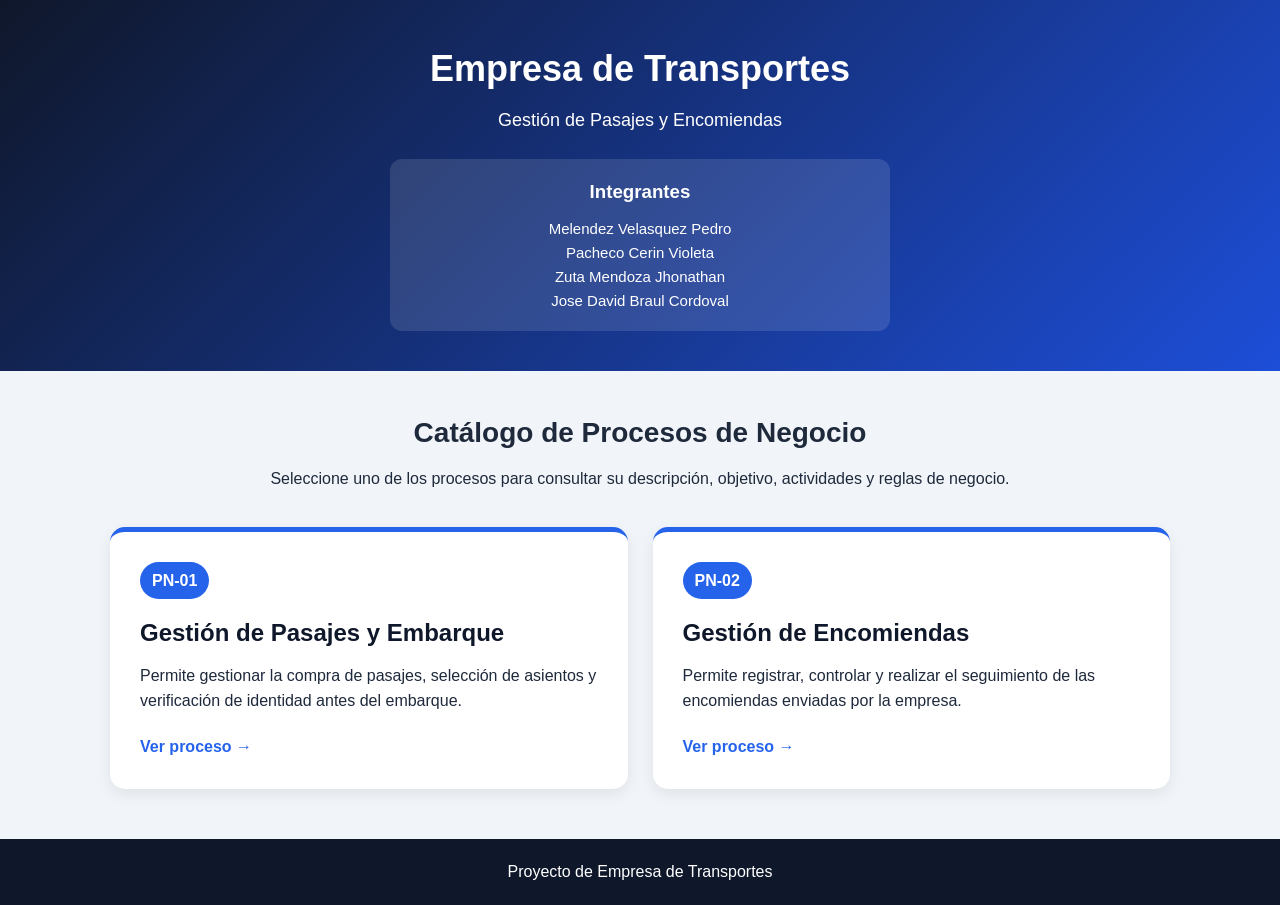
<file: index.html>
<!DOCTYPE html>
<html lang="es">
<head>
    <meta charset="UTF-8">
    <meta name="viewport" content="width=device-width, initial-scale=1.0">
    <title>Empresa de Transportes</title>
    <link rel="stylesheet" href="estilos.css">
</head>

<body>

    <header>
        <h1>Empresa de Transportes</h1>
        <p>Gestión de Pasajes y Encomiendas</p>

        <div class="integrantes">
            <h3>Integrantes</h3>
            <p>Melendez Velasquez Pedro</p>
            <p>Pacheco Cerin Violeta</p>
            <p>Zuta Mendoza Jhonathan</p>
            <p>Jose David Braul Cordoval</p>
        </div>
    </header>

    <main>
        <section class="bienvenida">
            <h2>Catálogo de Procesos de Negocio</h2>
            <p>
                Seleccione uno de los procesos para consultar su descripción,
                objetivo, actividades y reglas de negocio.
            </p>
        </section>

        <section class="procesos">

            <a href="pn01.html" class="proceso">
                <div class="numero">PN-01</div>
                <h2>Gestión de Pasajes y Embarque</h2>
                <p>
                    Permite gestionar la compra de pasajes, selección de
                    asientos y verificación de identidad antes del embarque.
                </p>
                <span>Ver proceso →</span>
            </a>

            <a href="pn02.html" class="proceso">
                <div class="numero">PN-02</div>
                <h2>Gestión de Encomiendas</h2>
                <p>
                    Permite registrar, controlar y realizar el seguimiento
                    de las encomiendas enviadas por la empresa.
                </p>
                <span>Ver proceso →</span>
            </a>

        </section>
    </main>

    <footer>
        <p>Proyecto de Empresa de Transportes</p>
    </footer>

</body>
</html>
</file>
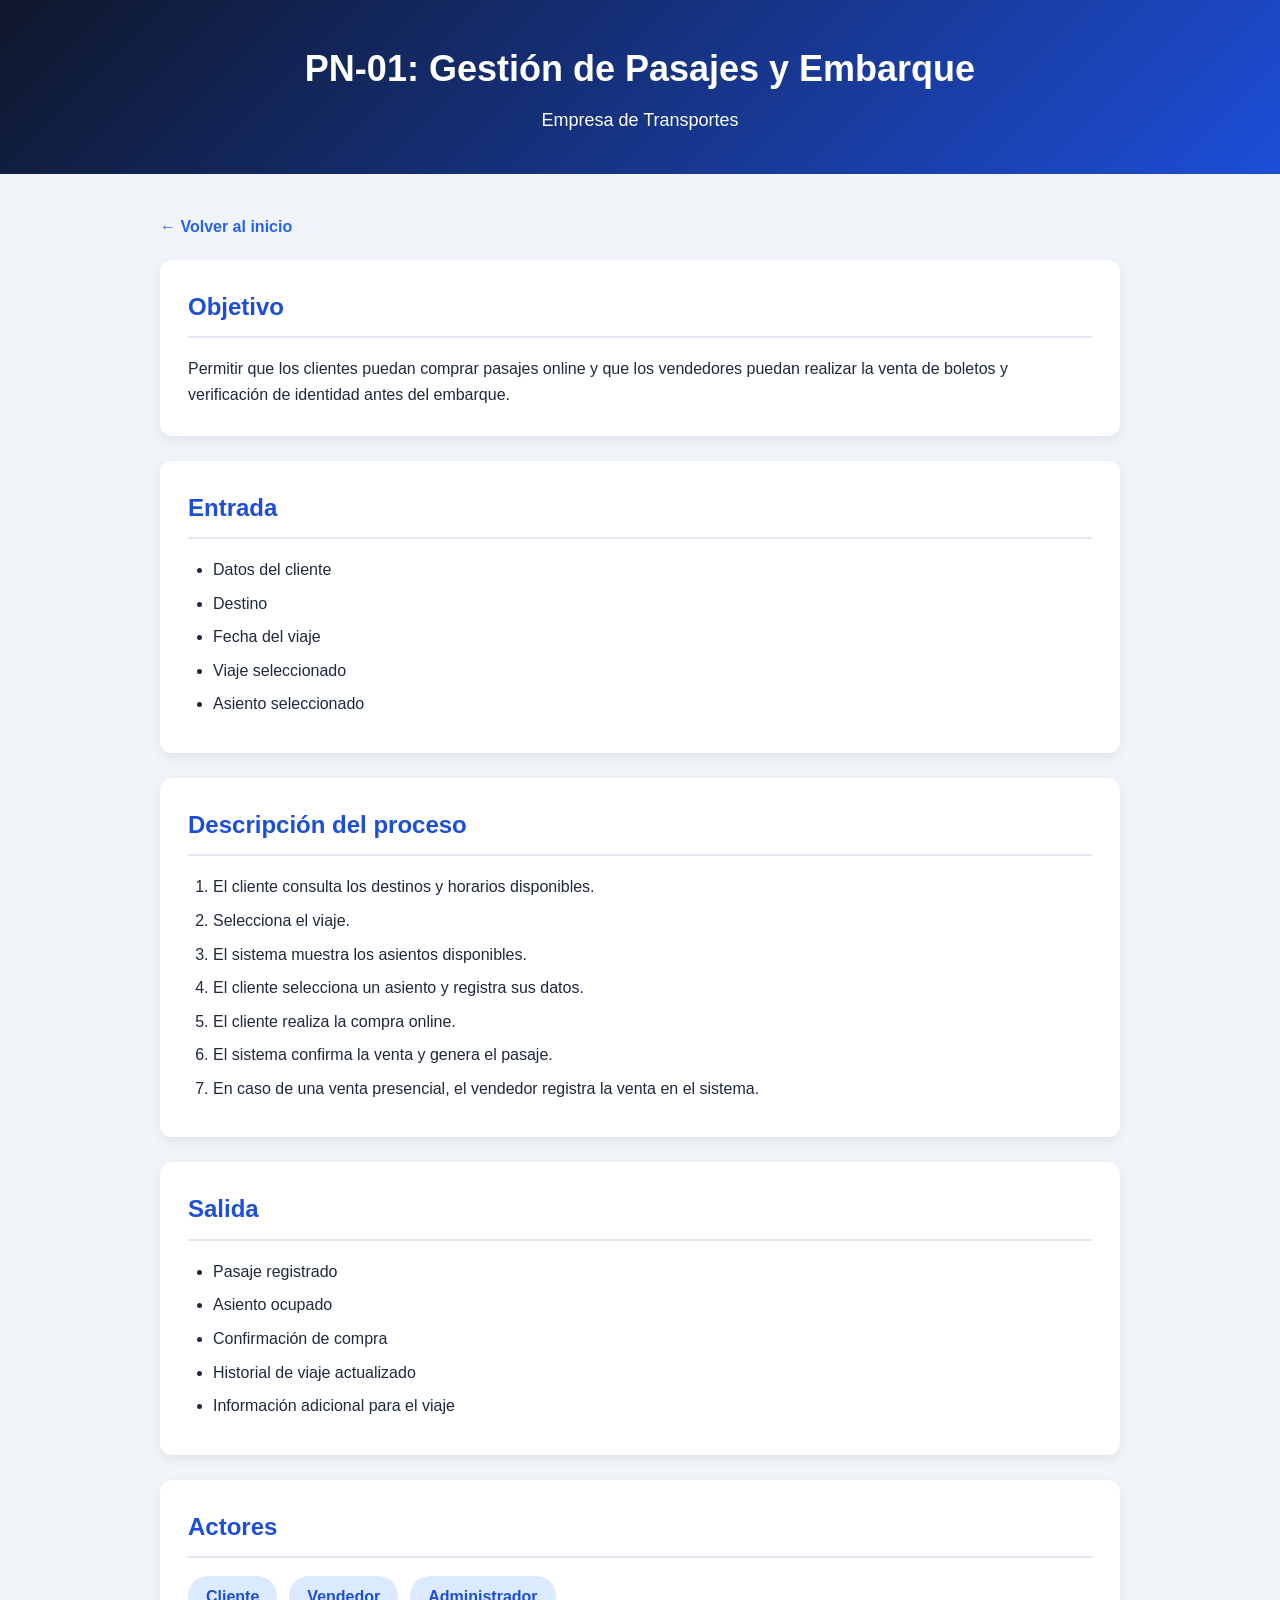
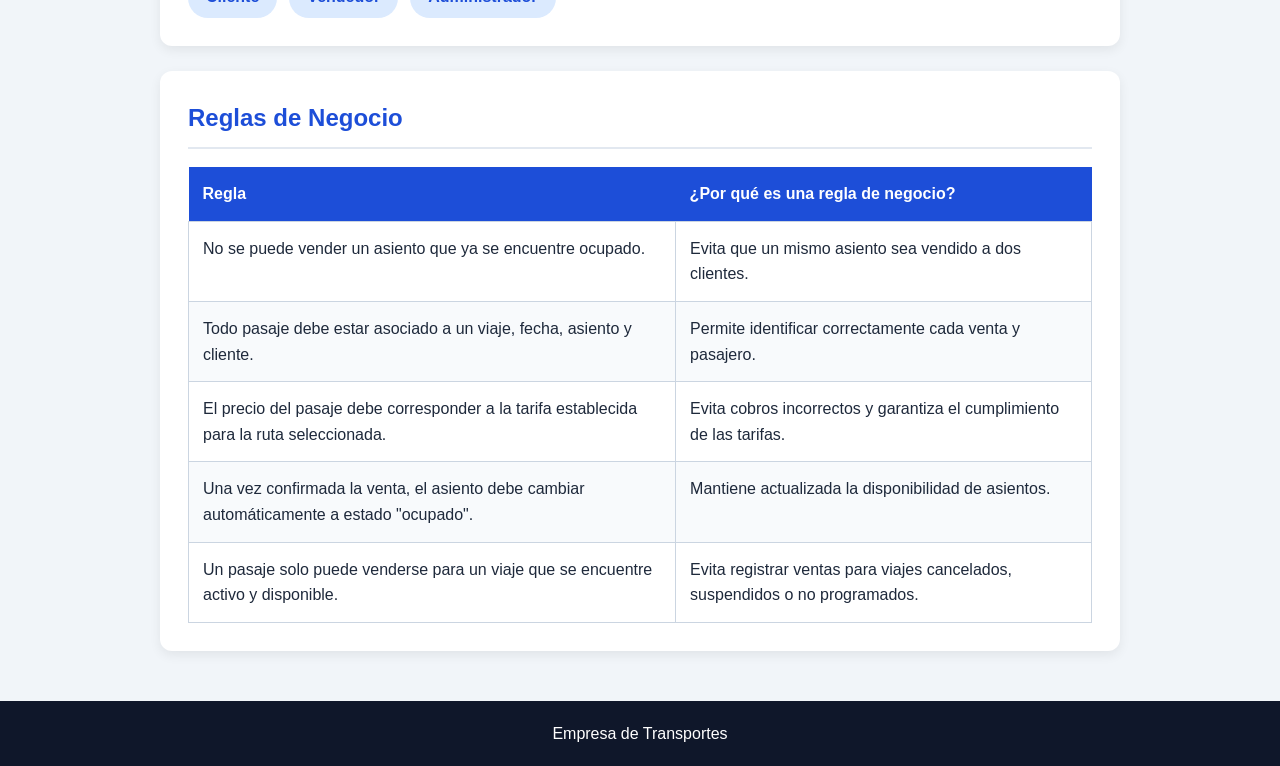
<file: pn01.html>
<!DOCTYPE html>
<html lang="es">
<head>
    <meta charset="UTF-8">
    <meta name="viewport" content="width=device-width, initial-scale=1.0">
    <title>PN-01 - Gestión de Pasajes</title>
    <link rel="stylesheet" href="estilos.css">
</head>

<body>

<header>
    <h1>PN-01: Gestión de Pasajes y Embarque</h1>
    <p>Empresa de Transportes</p>
</header>

<main class="detalle">

    <a href="index.html" class="volver">← Volver al inicio</a>

    <section class="card">
        <h2>Objetivo</h2>
        <p>
            Permitir que los clientes puedan comprar pasajes online y que
            los vendedores puedan realizar la venta de boletos y verificación
            de identidad antes del embarque.
        </p>
    </section>

    <section class="card">
        <h2>Entrada</h2>

        <ul>
            <li>Datos del cliente</li>
            <li>Destino</li>
            <li>Fecha del viaje</li>
            <li>Viaje seleccionado</li>
            <li>Asiento seleccionado</li>
        </ul>
    </section>

    <section class="card">
        <h2>Descripción del proceso</h2>

        <ol>
            <li>El cliente consulta los destinos y horarios disponibles.</li>
            <li>Selecciona el viaje.</li>
            <li>El sistema muestra los asientos disponibles.</li>
            <li>El cliente selecciona un asiento y registra sus datos.</li>
            <li>El cliente realiza la compra online.</li>
            <li>El sistema confirma la venta y genera el pasaje.</li>
            <li>En caso de una venta presencial, el vendedor registra la venta en el sistema.</li>
        </ol>
    </section>

    <section class="card">
        <h2>Salida</h2>

        <ul>
            <li>Pasaje registrado</li>
            <li>Asiento ocupado</li>
            <li>Confirmación de compra</li>
            <li>Historial de viaje actualizado</li>
            <li>Información adicional para el viaje</li>
        </ul>
    </section>

    <section class="card">
        <h2>Actores</h2>

        <div class="actores">
            <span>Cliente</span>
            <span>Vendedor</span>
            <span>Administrador</span>
        </div>
    </section>

    <section class="card">
        <h2>Reglas de Negocio</h2>

        <table>
            <thead>
                <tr>
                    <th>Regla</th>
                    <th>¿Por qué es una regla de negocio?</th>
                </tr>
            </thead>

            <tbody>
                <tr>
                    <td>No se puede vender un asiento que ya se encuentre ocupado.</td>
                    <td>Evita que un mismo asiento sea vendido a dos clientes.</td>
                </tr>

                <tr>
                    <td>Todo pasaje debe estar asociado a un viaje, fecha, asiento y cliente.</td>
                    <td>Permite identificar correctamente cada venta y pasajero.</td>
                </tr>

                <tr>
                    <td>El precio del pasaje debe corresponder a la tarifa establecida para la ruta seleccionada.</td>
                    <td>Evita cobros incorrectos y garantiza el cumplimiento de las tarifas.</td>
                </tr>

                <tr>
                    <td>Una vez confirmada la venta, el asiento debe cambiar automáticamente a estado "ocupado".</td>
                    <td>Mantiene actualizada la disponibilidad de asientos.</td>
                </tr>

                <tr>
                    <td>Un pasaje solo puede venderse para un viaje que se encuentre activo y disponible.</td>
                    <td>Evita registrar ventas para viajes cancelados, suspendidos o no programados.</td>
                </tr>
            </tbody>
        </table>
    </section>

</main>

<footer>
    <p>Empresa de Transportes</p>
</footer>

</body>
</html>
</file>
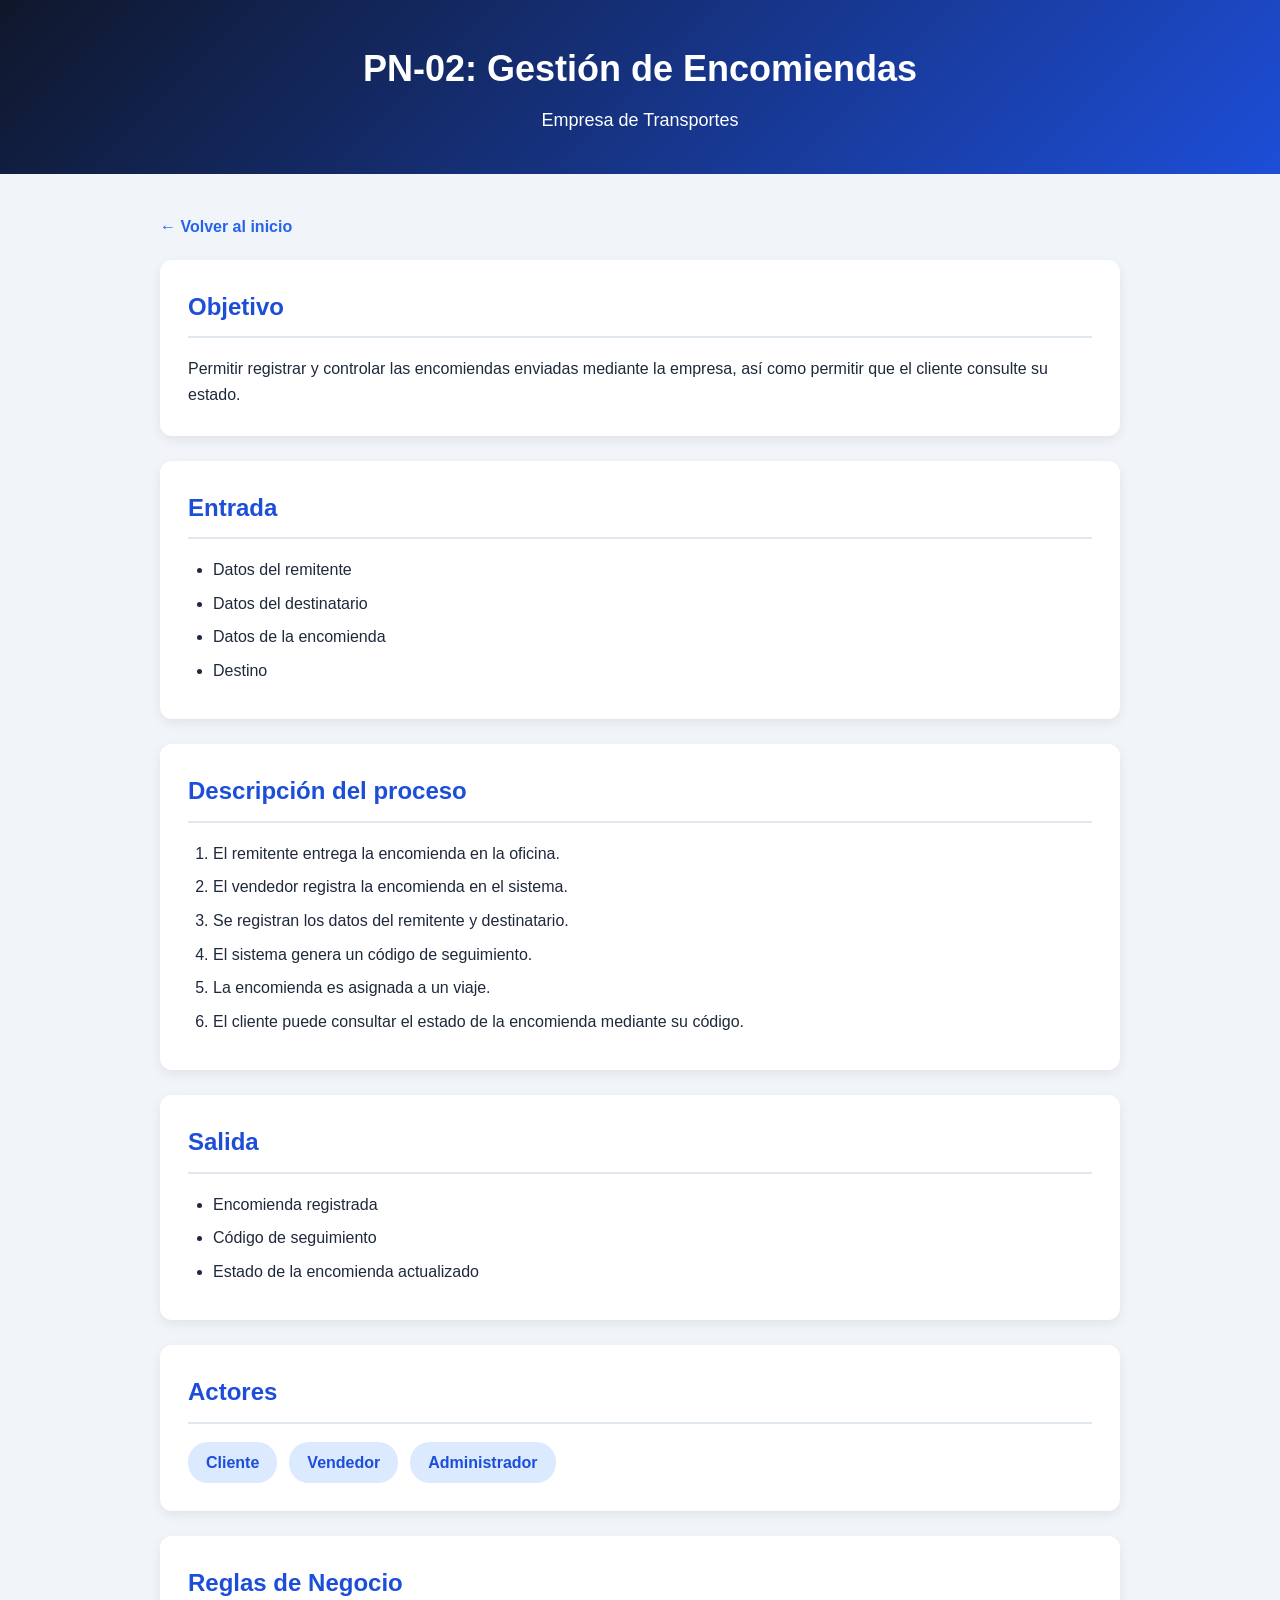
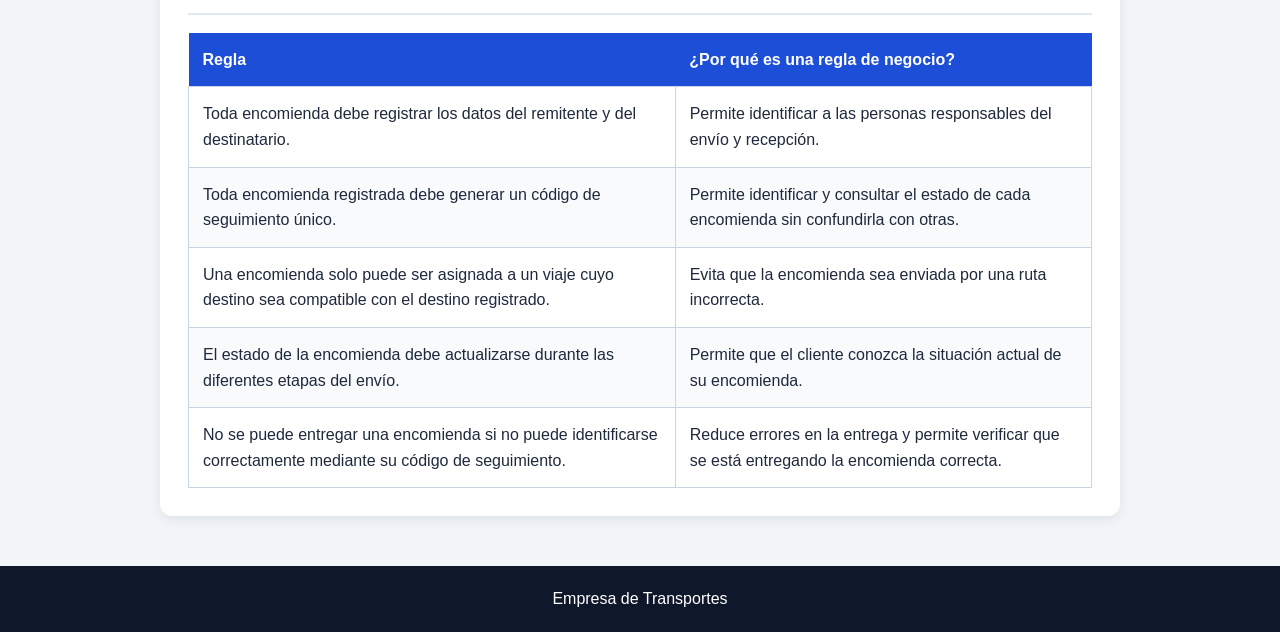
<file: pn02.html>
<!DOCTYPE html>
<html lang="es">
<head>
    <meta charset="UTF-8">
    <meta name="viewport" content="width=device-width, initial-scale=1.0">
    <title>PN-02 - Gestión de Encomiendas</title>
    <link rel="stylesheet" href="estilos.css">
</head>

<body>

<header>
    <h1>PN-02: Gestión de Encomiendas</h1>
    <p>Empresa de Transportes</p>
</header>

<main class="detalle">

    <a href="index.html" class="volver">← Volver al inicio</a>

    <section class="card">
        <h2>Objetivo</h2>
        <p>
            Permitir registrar y controlar las encomiendas enviadas mediante
            la empresa, así como permitir que el cliente consulte su estado.
        </p>
    </section>

    <section class="card">
        <h2>Entrada</h2>

        <ul>
            <li>Datos del remitente</li>
            <li>Datos del destinatario</li>
            <li>Datos de la encomienda</li>
            <li>Destino</li>
        </ul>
    </section>

    <section class="card">
        <h2>Descripción del proceso</h2>

        <ol>
            <li>El remitente entrega la encomienda en la oficina.</li>
            <li>El vendedor registra la encomienda en el sistema.</li>
            <li>Se registran los datos del remitente y destinatario.</li>
            <li>El sistema genera un código de seguimiento.</li>
            <li>La encomienda es asignada a un viaje.</li>
            <li>El cliente puede consultar el estado de la encomienda mediante su código.</li>
        </ol>
    </section>

    <section class="card">
        <h2>Salida</h2>

        <ul>
            <li>Encomienda registrada</li>
            <li>Código de seguimiento</li>
            <li>Estado de la encomienda actualizado</li>
        </ul>
    </section>

    <section class="card">
        <h2>Actores</h2>

        <div class="actores">
            <span>Cliente</span>
            <span>Vendedor</span>
            <span>Administrador</span>
        </div>
    </section>

    <section class="card">
        <h2>Reglas de Negocio</h2>

        <table>
            <thead>
                <tr>
                    <th>Regla</th>
                    <th>¿Por qué es una regla de negocio?</th>
                </tr>
            </thead>

            <tbody>
                <tr>
                    <td>Toda encomienda debe registrar los datos del remitente y del destinatario.</td>
                    <td>Permite identificar a las personas responsables del envío y recepción.</td>
                </tr>

                <tr>
                    <td>Toda encomienda registrada debe generar un código de seguimiento único.</td>
                    <td>Permite identificar y consultar el estado de cada encomienda sin confundirla con otras.</td>
                </tr>

                <tr>
                    <td>Una encomienda solo puede ser asignada a un viaje cuyo destino sea compatible con el destino registrado.</td>
                    <td>Evita que la encomienda sea enviada por una ruta incorrecta.</td>
                </tr>

                <tr>
                    <td>El estado de la encomienda debe actualizarse durante las diferentes etapas del envío.</td>
                    <td>Permite que el cliente conozca la situación actual de su encomienda.</td>
                </tr>

                <tr>
                    <td>No se puede entregar una encomienda si no puede identificarse correctamente mediante su código de seguimiento.</td>
                    <td>Reduce errores en la entrega y permite verificar que se está entregando la encomienda correcta.</td>
                </tr>
            </tbody>
        </table>
    </section>

</main>

<footer>
    <p>Empresa de Transportes</p>
</footer>

</body>
</html>
</file>
<file: estilos.css>
/* CONFIGURACIÓN GENERAL */

* {
    margin: 0;
    padding: 0;
    box-sizing: border-box;
}

body {
    font-family: Arial, Helvetica, sans-serif;
    background: #f1f5f9;
    color: #1e293b;
    line-height: 1.6;
}

/* ENCABEZADO */

header {
    background: linear-gradient(135deg, #0f172a, #1d4ed8);
    color: white;
    text-align: center;
    padding: 40px 20px;
}

header h1 {
    font-size: 36px;
    margin-bottom: 8px;
}

header p {
    font-size: 18px;
}

/* INTEGRANTES */

.integrantes {
    margin: 25px auto 0;
    max-width: 500px;
    background: rgba(255, 255, 255, 0.12);
    padding: 18px;
    border-radius: 12px;
}

.integrantes h3 {
    margin-bottom: 10px;
}

.integrantes p {
    font-size: 15px;
}

/* CONTENIDO PRINCIPAL */

main {
    max-width: 1100px;
    margin: 40px auto;
    padding: 0 20px;
}

.bienvenida {
    text-align: center;
    margin-bottom: 35px;
}

.bienvenida h2 {
    font-size: 28px;
    margin-bottom: 10px;
}

/* PROCESOS */

.procesos {
    display: grid;
    grid-template-columns: repeat(2, 1fr);
    gap: 25px;
}

.proceso {
    text-decoration: none;
    color: #1e293b;
    background: white;
    padding: 30px;
    border-radius: 15px;
    box-shadow: 0 5px 15px rgba(0,0,0,0.08);
    transition: 0.3s;
    border-top: 5px solid #2563eb;
}

.proceso:hover {
    transform: translateY(-7px);
    box-shadow: 0 10px 25px rgba(0,0,0,0.15);
}

.numero {
    display: inline-block;
    background: #2563eb;
    color: white;
    padding: 6px 12px;
    border-radius: 20px;
    font-weight: bold;
    margin-bottom: 15px;
}

.proceso h2 {
    color: #0f172a;
    margin-bottom: 10px;
}

.proceso span {
    display: inline-block;
    margin-top: 20px;
    color: #2563eb;
    font-weight: bold;
}

/* PÁGINAS DE DETALLE */

.detalle {
    max-width: 1000px;
}

.volver {
    display: inline-block;
    margin-bottom: 20px;
    color: #2563eb;
    text-decoration: none;
    font-weight: bold;
}

.volver:hover {
    text-decoration: underline;
}

.card {
    background: white;
    margin-bottom: 25px;
    padding: 28px;
    border-radius: 12px;
    box-shadow: 0 4px 12px rgba(0,0,0,0.07);
}

.card h2 {
    color: #1d4ed8;
    border-bottom: 2px solid #e2e8f0;
    padding-bottom: 10px;
    margin-bottom: 18px;
}

.card ul,
.card ol {
    padding-left: 25px;
}

.card li {
    margin-bottom: 8px;
}

/* ACTORES */

.actores {
    display: flex;
    flex-wrap: wrap;
    gap: 12px;
}

.actores span {
    background: #dbeafe;
    color: #1d4ed8;
    padding: 8px 18px;
    border-radius: 20px;
    font-weight: bold;
}

/* TABLA */

table {
    width: 100%;
    border-collapse: collapse;
}

th {
    background: #1d4ed8;
    color: white;
    padding: 14px;
    text-align: left;
}

td {
    padding: 14px;
    border: 1px solid #cbd5e1;
    vertical-align: top;
}

tr:nth-child(even) {
    background: #f8fafc;
}

tr:hover {
    background: #eff6ff;
}

/* PIE DE PÁGINA */

footer {
    background: #0f172a;
    color: white;
    text-align: center;
    padding: 20px;
    margin-top: 50px;
}

/* RESPONSIVE */

@media (max-width: 700px) {

    header h1 {
        font-size: 27px;
    }

    .procesos {
        grid-template-columns: 1fr;
    }

    .card {
        padding: 20px;
        overflow-x: auto;
    }

    table {
        min-width: 650px;
    }
}
</file>
